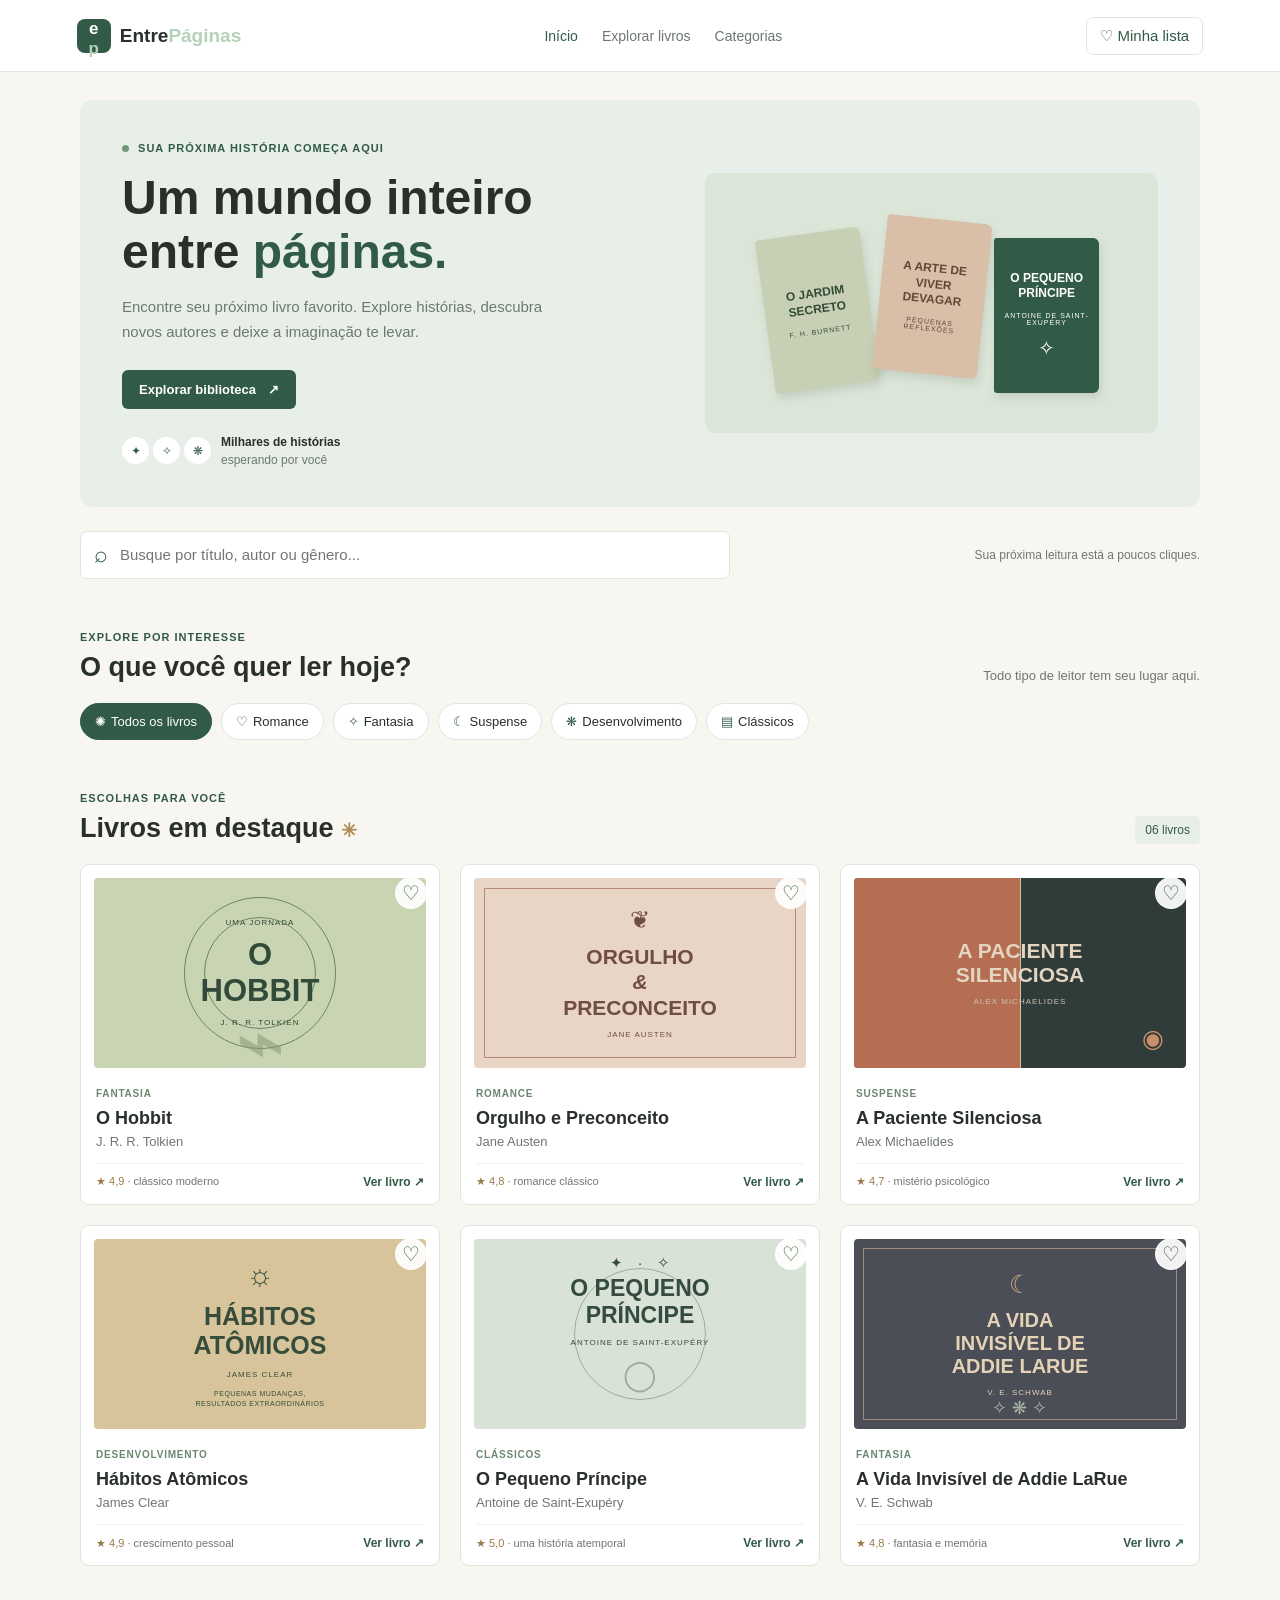
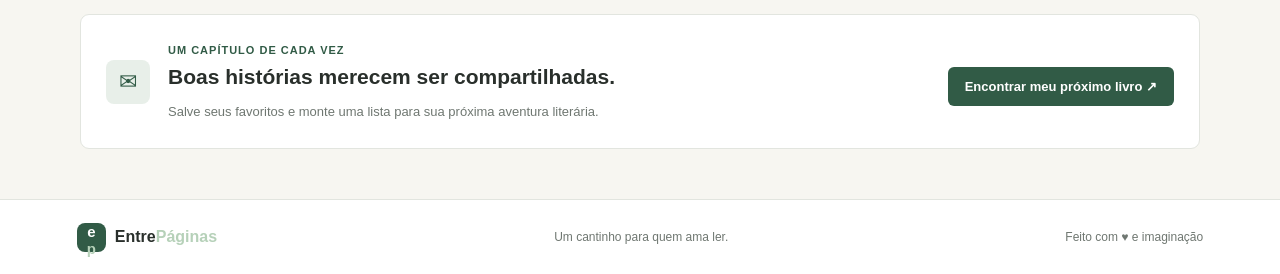
<file: index.html>
<!DOCTYPE html>
<html lang="pt-BR">

<head>
  <meta charset="UTF-8">
  <meta name="viewport" content="width=device-width, initial-scale=1.0">
  <meta name="description" content="Explore livros, descubra novas histórias e organize suas próximas leituras.">
  <title>EntrePáginas — Biblioteca Virtual</title>
  <link rel="preconnect" href="https://fonts.googleapis.com">
  <link rel="preconnect" href="https://fonts.gstatic.com" crossorigin>
  <link
    href="https://fonts.googleapis.com/css2?family=DM+Sans:wght@400;500;600;700&family=Playfair+Display:wght@500;600;700&display=swap"
    rel="stylesheet">
  <link rel="stylesheet" href="stilo.css">
</head>

<body>
  <header class="topo">
    <a class="marca" href="#inicio" aria-label="EntrePáginas, início"><span
        class="marca-icone">e<span>p</span></span><span>Entre<span class="marca-destaque">Páginas</span></span></a>
    <nav class="nav-principal" aria-label="Navegação principal">
      <a class="nav-link ativo" href="#inicio">Início</a>
      <a class="nav-link" href="#catalogo">Explorar livros</a>
      <a class="nav-link" href="#categorias">Categorias</a>
    </nav>
    <a class="perfil" href="#minha-lista"><span class="perfil-icone">♡</span><span>Minha lista</span></a>
  </header>

  <main id="inicio">
    <section class="hero">
      <div class="hero-conteudo">
        <span class="sobretitulo"><span class="ponto"></span> SUA PRÓXIMA HISTÓRIA COMEÇA AQUI</span>
        <h1>Um mundo inteiro<br>entre <em>páginas.</em></h1>
        <p>Encontre seu próximo livro favorito. Explore histórias, descubra novos autores e deixe a imaginação te levar.
        </p>
        <a class="botao-principal" href="#catalogo">Explorar biblioteca <span>↗</span></a>
        <div class="hero-nota">
          <div class="mini-avatars"><span>✦</span><span>✧</span><span>❋</span></div><span><strong>Milhares de
              histórias</strong><br>esperando por você</span>
        </div>
      </div>
      <div class="hero-visual" aria-label="Livros e uma xícara de café">
        <div class="decor decor-um">✳</div>
        <div class="decor decor-dois">✦</div>
        <div class="livro livro-fundo"><span>O JARDIM<br>SECRETO</span><small>F. H. BURNETT</small></div>
        <div class="livro livro-meio"><span>A ARTE DE<br>VIVER DEVAGAR</span><small>PEQUENAS REFLEXÕES</small></div>
        <div class="livro livro-frente"><span>O PEQUENO<br>PRÍNCIPE</span><small>ANTOINE DE
            SAINT-EXUPÉRY</small><i>✧</i></div>
        <div class="selo">LEIA<br>· SONHE ·<br>DESCUBRA</div>
        <div class="sombra-livros"></div>
      </div>
    </section>

    <section class="busca-area" aria-label="Pesquisar livros">
      <div class="busca-texto"><span class="busca-icone">⌕</span><input id="pesquisa" type="search"
          placeholder="Busque por título, autor ou gênero..." aria-label="Buscar livros"><button id="limpar-busca"
          class="limpar-busca" type="button" aria-label="Limpar pesquisa">×</button></div>
      <span class="busca-dica">Sua próxima leitura está a poucos cliques.</span>
    </section>

    <section class="secao categorias" id="categorias">
      <div class="cabecalho-secao">
        <div><span class="etiqueta">EXPLORE POR INTERESSE</span>
          <h2>O que você quer ler hoje?</h2>
        </div>
        <p>Todo tipo de leitor tem seu lugar aqui.</p>
      </div>
      <div class="categorias-lista" role="group" aria-label="Filtrar por categoria">
        <button class="categoria selecionada" data-categoria="Todos" type="button"><span>✺</span>Todos os
          livros</button>
        <button class="categoria" data-categoria="Romance" type="button"><span>♡</span>Romance</button>
        <button class="categoria" data-categoria="Fantasia" type="button"><span>✧</span>Fantasia</button>
        <button class="categoria" data-categoria="Suspense" type="button"><span>☾</span>Suspense</button>
        <button class="categoria" data-categoria="Desenvolvimento" type="button"><span>❋</span>Desenvolvimento</button>
        <button class="categoria" data-categoria="Clássicos" type="button"><span>▤</span>Clássicos</button>
      </div>
    </section>

    <section class="secao catalogo" id="catalogo">
      <div class="cabecalho-secao catalogo-cabecalho">
        <div><span class="etiqueta">ESCOLHAS PARA VOCÊ</span>
          <h2>Livros em destaque <span class="estrela-titulo">✳</span></h2>
        </div><span class="contador" id="contador">06 livros</span>
      </div>
      <div class="grade-livros" id="grade-livros">
        <article class="livro-card" data-categoria="Fantasia" data-titulo="O Hobbit" data-autor="J. R. R. Tolkien">
          <button class="favorito" aria-label="Adicionar O Hobbit à minha lista" type="button">♡</button>
          <div class="capa capa-hobbit"><span class="capa-selo">UMA JORNADA</span><strong>O<br>HOBBIT</strong><small>J.
              R. R. TOLKIEN</small><span class="capa-ilustracao">⌁</span></div>
          <div class="livro-info"><span class="genero">FANTASIA</span>
            <h3>O Hobbit</h3>
            <p>J. R. R. Tolkien</p>
            <div class="livro-rodape"><span>★ 4,9 <i>· clássico moderno</i></span>
            <a href="https://drive.google.com/file/d/1vR2C9zQAfqFtrZMF3QDeTU2zujB-8ktQ/view?usp=sharing">
              <button class="botao-detalhes"
                type="button">Ver livro ↗</button></div>
                </a>
            </div>
        </article>
        <article class="livro-card" data-categoria="Romance" data-titulo="Orgulho e Preconceito"
          data-autor="Jane Austen"><button class="favorito" aria-label="Adicionar Orgulho e Preconceito à minha lista"
            type="button">♡</button>
          <div class="capa capa-orgulho"><span
              class="capa-ornamento">❦</span><strong>ORGULHO<br><i>&</i><br>PRECONCEITO</strong><small>JANE
              AUSTEN</small></div>
          <div class="livro-info"><span class="genero">ROMANCE</span>
            <h3>Orgulho e Preconceito</h3>
            <p>Jane Austen</p>
            <div class="livro-rodape"><span>★ 4,8 <i>· romance clássico</i></span>
              <a href="https://drive.google.com/file/d/1HmXMLK0ldEV2IR069jEHcLLAxRojbRIp/view?usp=sharing">
                <button class="botao-detalhes"
                type="button">Ver livro ↗</button></div>
                </a>
          </div>
        </article>
        <article class="livro-card" data-categoria="Suspense" data-titulo="A Paciente Silenciosa"
          data-autor="Alex Michaelides"><button class="favorito"
            aria-label="Adicionar A Paciente Silenciosa à minha lista" type="button">♡</button>
          <div class="capa capa-paciente"><span class="capa-linha"></span><strong>A
              PACIENTE<br>SILENCIOSA</strong><small>ALEX MICHAELIDES</small><span class="capa-olho">◉</span></div>
          <div class="livro-info"><span class="genero">SUSPENSE</span>
            <h3>A Paciente Silenciosa</h3>
            <p>Alex Michaelides</p>
            <div class="livro-rodape"><span>★ 4,7 <i>· mistério psicológico</i></span>
              <a href="https://drive.google.com/file/d/17TS1fbBpwIu0989KBhvu5LTuUecrMXCl/view?usp=sharing">
              <button class="botao-detalhes"
                type="button">Ver livro ↗</button></div>
                </a>
          </div>
        </article>
        <article class="livro-card" data-categoria="Desenvolvimento" data-titulo="Hábitos Atômicos"
          data-autor="James Clear"><button class="favorito" aria-label="Adicionar Hábitos Atômicos à minha lista"
            type="button">♡</button>
          <div class="capa capa-habitos"><span class="capa-sol">☼</span><strong>HÁBITOS<br>ATÔMICOS</strong><small>JAMES
              CLEAR</small><span class="capa-frase">PEQUENAS MUDANÇAS,<br>RESULTADOS EXTRAORDINÁRIOS</span></div>
          <div class="livro-info"><span class="genero">DESENVOLVIMENTO</span>
            <h3>Hábitos Atômicos</h3>
            <p>James Clear</p>
            <div class="livro-rodape"><span>★ 4,9 <i>· crescimento pessoal</i></span>
              <a href="https://drive.google.com/file/d/1-DBgFP1_bwxuh6H1sYJLbE4t88tmYn8j/view?usp=sharing">
              <button class="botao-detalhes"
                type="button">Ver livro ↗</button></div>
                </a>
          </div>
        </article>
        <article class="livro-card" data-categoria="Clássicos" data-titulo="O Pequeno Príncipe"
          data-autor="Antoine de Saint-Exupéry"><button class="favorito"
            aria-label="Adicionar O Pequeno Príncipe à minha lista" type="button">♡</button>
          <div class="capa capa-principe"><span class="capa-estrelas">✦　·　✧</span><strong>O
              PEQUENO<br>PRÍNCIPE</strong><small>ANTOINE DE SAINT-EXUPÉRY</small><span class="capa-planeta">◯</span>
          </div>
          <div class="livro-info"><span class="genero">CLÁSSICOS</span>
            <h3>O Pequeno Príncipe</h3>
            <p>Antoine de Saint-Exupéry</p>
            <div class="livro-rodape"><span>★ 5,0 <i>· uma história atemporal</i></span>
              <a href="https://drive.google.com/file/d/1ImRet-xfyLG3jzHIN0WcRclmSOWfo3ZW/view?usp=sharing">
              <button class="botao-detalhes"
                type="button">Ver livro ↗</button></div>
                </a>
          </div>
        </article>
        <article class="livro-card" data-categoria="Fantasia" data-titulo="A Vida Invisível de Addie LaRue"
          data-autor="V. E. Schwab"><button class="favorito"
            aria-label="Adicionar A Vida Invisível de Addie LaRue à minha lista" type="button">♡</button>
          <div class="capa capa-addie"><span class="capa-lua">☾</span><strong>A VIDA<br>INVISÍVEL DE<br>ADDIE
              LARUE</strong><small>V. E. SCHWAB</small><span class="capa-folhas">✧ ❋ ✧</span></div>
          <div class="livro-info"><span class="genero">FANTASIA</span>
            <h3>A Vida Invisível de Addie LaRue</h3>
            <p>V. E. Schwab</p>
            <div class="livro-rodape"><span>★ 4,8 <i>· fantasia e memória</i></span>
              <a href="https://drive.google.com/file/d/1H44abf6BrifzBC7KkqVFPQ97SSZKMbAR/view?usp=sharing">
              <button class="botao-detalhes"
                type="button">Ver livro ↗</button></div>
                </a>
          </div>
        </article>
      </div>
      <p class="sem-resultados" id="sem-resultados" hidden>Nenhum livro encontrado. Tente outro título ou categoria.</p>
    </section>

    <section class="convite" id="minha-lista">
      <div class="convite-icone">✉</div>
      <div><span class="etiqueta">UM CAPÍTULO DE CADA VEZ</span>
        <h2>Boas histórias merecem ser compartilhadas.</h2>
        <p>Salve seus favoritos e monte uma lista para sua próxima aventura literária.</p>
      </div><a href="#catalogo" class="botao-secundario">Encontrar meu próximo livro ↗</a>
    </section>
  </main>
  <footer><a class="marca marca-rodape" href="#inicio"><span class="marca-icone">e<span>p</span></span><span>Entre<span
          class="marca-destaque">Páginas</span></span></a><span>Um cantinho para quem ama ler.</span><span>Feito com ♥ e
      imaginação</span></footer>
  <div class="aviso" id="aviso" role="status" aria-live="polite"></div>
  <script src="interativo.js"></script>
</body>

</html>
</file>
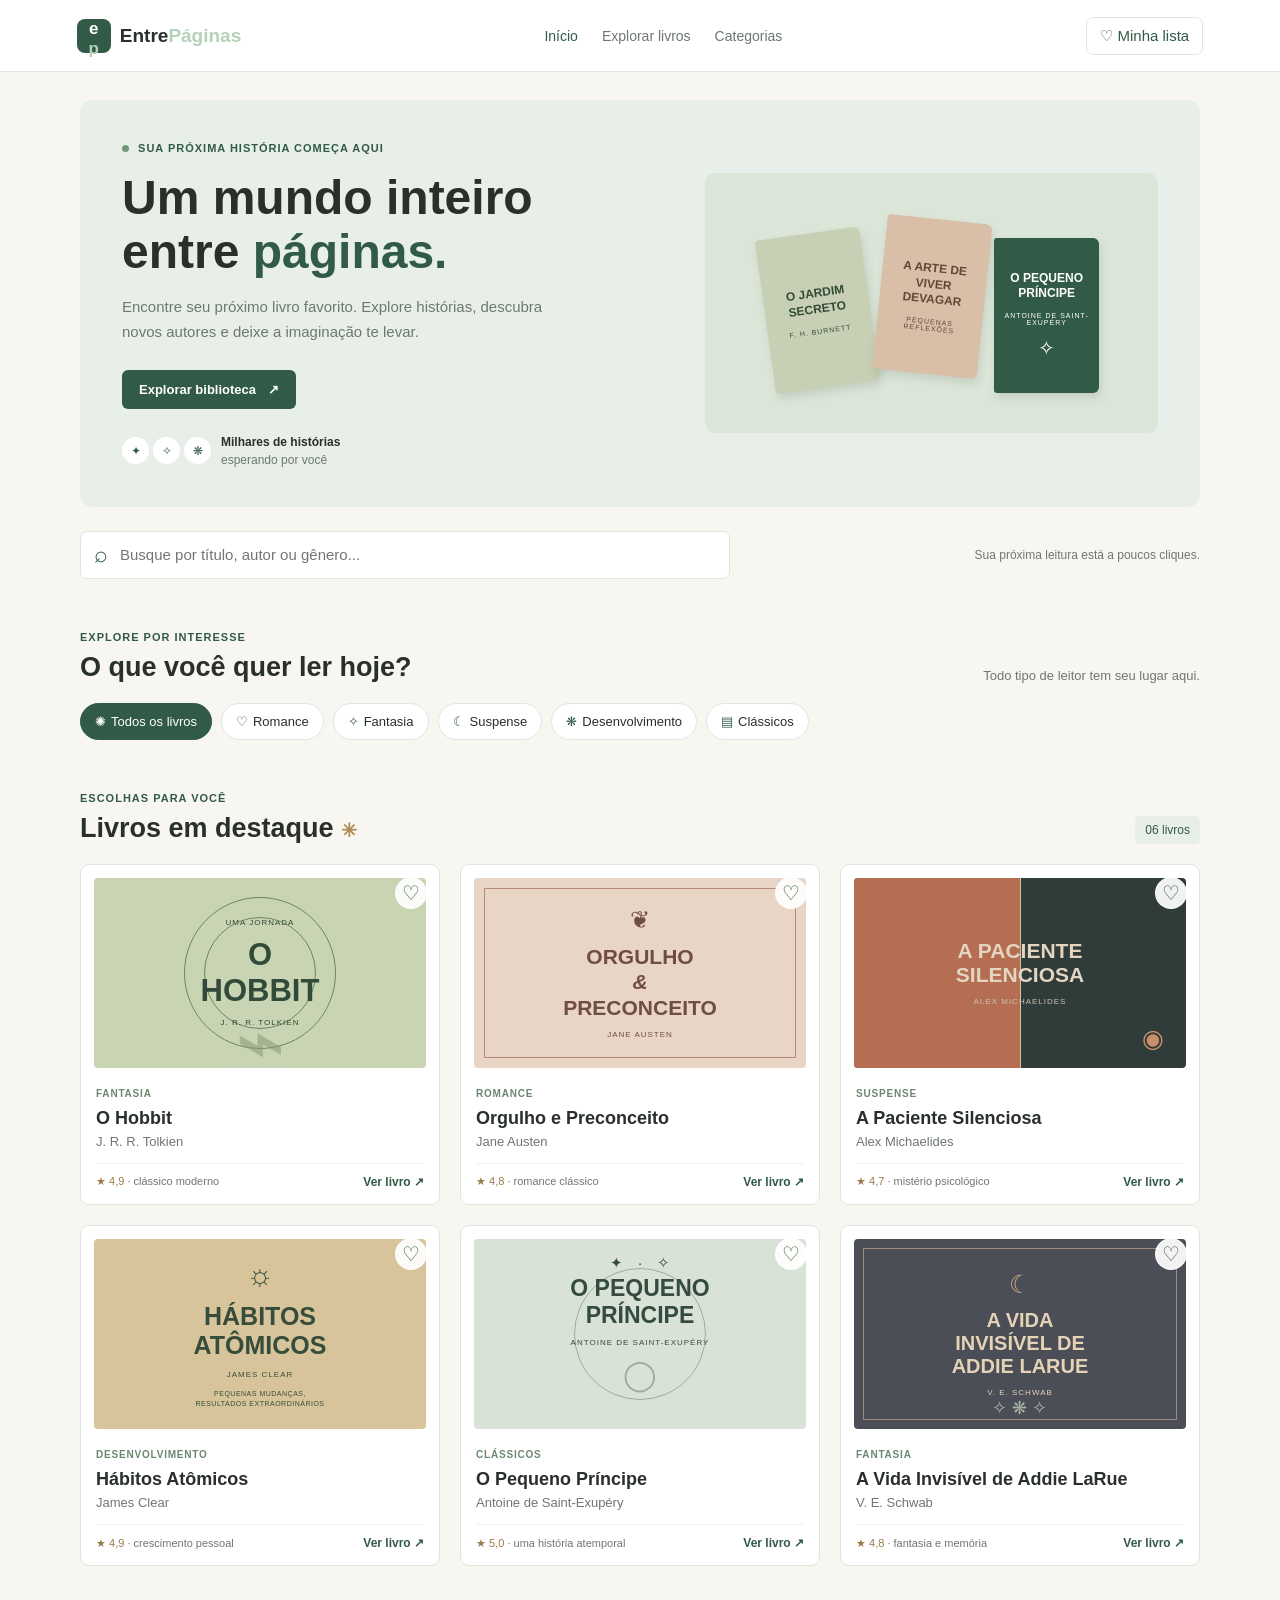
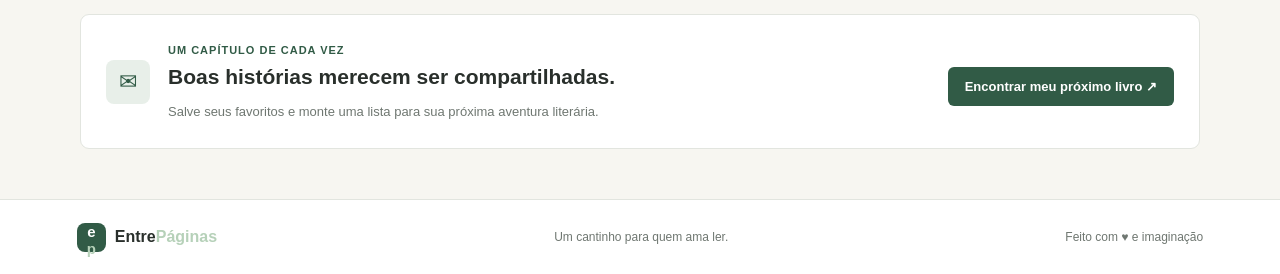
<file: biblioteca_virtual/index.html>
<!DOCTYPE html>
<html lang="pt-BR">
<head>
  <meta charset="UTF-8">
  <meta name="viewport" content="width=device-width, initial-scale=1.0">
  <meta name="description" content="Explore livros, descubra novas histórias e organize suas próximas leituras.">
  <title>EntrePáginas — Biblioteca Virtual</title>
  <link rel="preconnect" href="https://fonts.googleapis.com">
  <link rel="preconnect" href="https://fonts.gstatic.com" crossorigin>
  <link href="https://fonts.googleapis.com/css2?family=DM+Sans:wght@400;500;600;700&family=Playfair+Display:wght@500;600;700&display=swap" rel="stylesheet">
  <link rel="stylesheet" href="stilo.css">
</head>
<body>
  <header class="topo">
    <a class="marca" href="#inicio" aria-label="EntrePáginas, início"><span class="marca-icone">e<span>p</span></span><span>Entre<span class="marca-destaque">Páginas</span></span></a>
    <nav class="nav-principal" aria-label="Navegação principal">
      <a class="nav-link ativo" href="#inicio">Início</a>
      <a class="nav-link" href="#catalogo">Explorar livros</a>
      <a class="nav-link" href="#categorias">Categorias</a>
    </nav>
    <a class="perfil" href="#minha-lista"><span class="perfil-icone">♡</span><span>Minha lista</span></a>
  </header>

  <main id="inicio">
    <section class="hero">
      <div class="hero-conteudo">
        <span class="sobretitulo"><span class="ponto"></span> SUA PRÓXIMA HISTÓRIA COMEÇA AQUI</span>
        <h1>Um mundo inteiro<br>entre <em>páginas.</em></h1>
        <p>Encontre seu próximo livro favorito. Explore histórias, descubra novos autores e deixe a imaginação te levar.</p>
        <a class="botao-principal" href="#catalogo">Explorar biblioteca <span>↗</span></a>
        <div class="hero-nota"><div class="mini-avatars"><span>✦</span><span>✧</span><span>❋</span></div><span><strong>Milhares de histórias</strong><br>esperando por você</span></div>
      </div>
      <div class="hero-visual" aria-label="Livros e uma xícara de café">
        <div class="decor decor-um">✳</div><div class="decor decor-dois">✦</div>
        <div class="livro livro-fundo"><span>O JARDIM<br>SECRETO</span><small>F. H. BURNETT</small></div>
        <div class="livro livro-meio"><span>A ARTE DE<br>VIVER DEVAGAR</span><small>PEQUENAS REFLEXÕES</small></div>
        <div class="livro livro-frente"><span>O PEQUENO<br>PRÍNCIPE</span><small>ANTOINE DE SAINT-EXUPÉRY</small><i>✧</i></div>
        <div class="selo">LEIA<br>· SONHE ·<br>DESCUBRA</div>
        <div class="sombra-livros"></div>
      </div>
    </section>

    <section class="busca-area" aria-label="Pesquisar livros">
      <div class="busca-texto"><span class="busca-icone">⌕</span><input id="pesquisa" type="search" placeholder="Busque por título, autor ou gênero..." aria-label="Buscar livros"><button id="limpar-busca" class="limpar-busca" type="button" aria-label="Limpar pesquisa">×</button></div>
      <span class="busca-dica">Sua próxima leitura está a poucos cliques.</span>
    </section>

    <section class="secao categorias" id="categorias">
      <div class="cabecalho-secao"><div><span class="etiqueta">EXPLORE POR INTERESSE</span><h2>O que você quer ler hoje?</h2></div><p>Todo tipo de leitor tem seu lugar aqui.</p></div>
      <div class="categorias-lista" role="group" aria-label="Filtrar por categoria">
        <button class="categoria selecionada" data-categoria="Todos" type="button"><span>✺</span>Todos os livros</button>
        <button class="categoria" data-categoria="Romance" type="button"><span>♡</span>Romance</button>
        <button class="categoria" data-categoria="Fantasia" type="button"><span>✧</span>Fantasia</button>
        <button class="categoria" data-categoria="Suspense" type="button"><span>☾</span>Suspense</button>
        <button class="categoria" data-categoria="Desenvolvimento" type="button"><span>❋</span>Desenvolvimento</button>
        <button class="categoria" data-categoria="Clássicos" type="button"><span>▤</span>Clássicos</button>
      </div>
    </section>

    <section class="secao catalogo" id="catalogo">
      <div class="cabecalho-secao catalogo-cabecalho"><div><span class="etiqueta">ESCOLHAS PARA VOCÊ</span><h2>Livros em destaque <span class="estrela-titulo">✳</span></h2></div><span class="contador" id="contador">06 livros</span></div>
      <div class="grade-livros" id="grade-livros">
        <article class="livro-card" data-categoria="Fantasia" data-titulo="O Hobbit" data-autor="J. R. R. Tolkien"><button class="favorito" aria-label="Adicionar O Hobbit à minha lista" type="button">♡</button><div class="capa capa-hobbit"><span class="capa-selo">UMA JORNADA</span><strong>O<br>HOBBIT</strong><small>J. R. R. TOLKIEN</small><span class="capa-ilustracao">⌁</span></div><div class="livro-info"><span class="genero">FANTASIA</span><h3>O Hobbit</h3><p>J. R. R. Tolkien</p><div class="livro-rodape"><span>★ 4,9 <i>· clássico moderno</i></span><button class="botao-detalhes" type="button">Ver livro ↗</button></div></div></article>
        <article class="livro-card" data-categoria="Romance" data-titulo="Orgulho e Preconceito" data-autor="Jane Austen"><button class="favorito" aria-label="Adicionar Orgulho e Preconceito à minha lista" type="button">♡</button><div class="capa capa-orgulho"><span class="capa-ornamento">❦</span><strong>ORGULHO<br><i>&</i><br>PRECONCEITO</strong><small>JANE AUSTEN</small></div><div class="livro-info"><span class="genero">ROMANCE</span><h3>Orgulho e Preconceito</h3><p>Jane Austen</p><div class="livro-rodape"><span>★ 4,8 <i>· romance clássico</i></span><button class="botao-detalhes" type="button">Ver livro ↗</button></div></div></article>
        <article class="livro-card" data-categoria="Suspense" data-titulo="A Paciente Silenciosa" data-autor="Alex Michaelides"><button class="favorito" aria-label="Adicionar A Paciente Silenciosa à minha lista" type="button">♡</button><div class="capa capa-paciente"><span class="capa-linha"></span><strong>A PACIENTE<br>SILENCIOSA</strong><small>ALEX MICHAELIDES</small><span class="capa-olho">◉</span></div><div class="livro-info"><span class="genero">SUSPENSE</span><h3>A Paciente Silenciosa</h3><p>Alex Michaelides</p><div class="livro-rodape"><span>★ 4,7 <i>· mistério psicológico</i></span><button class="botao-detalhes" type="button">Ver livro ↗</button></div></div></article>
        <article class="livro-card" data-categoria="Desenvolvimento" data-titulo="Hábitos Atômicos" data-autor="James Clear"><button class="favorito" aria-label="Adicionar Hábitos Atômicos à minha lista" type="button">♡</button><div class="capa capa-habitos"><span class="capa-sol">☼</span><strong>HÁBITOS<br>ATÔMICOS</strong><small>JAMES CLEAR</small><span class="capa-frase">PEQUENAS MUDANÇAS,<br>RESULTADOS EXTRAORDINÁRIOS</span></div><div class="livro-info"><span class="genero">DESENVOLVIMENTO</span><h3>Hábitos Atômicos</h3><p>James Clear</p><div class="livro-rodape"><span>★ 4,9 <i>· crescimento pessoal</i></span><button class="botao-detalhes" type="button">Ver livro ↗</button></div></div></article>
        <article class="livro-card" data-categoria="Clássicos" data-titulo="O Pequeno Príncipe" data-autor="Antoine de Saint-Exupéry"><button class="favorito" aria-label="Adicionar O Pequeno Príncipe à minha lista" type="button">♡</button><div class="capa capa-principe"><span class="capa-estrelas">✦　·　✧</span><strong>O PEQUENO<br>PRÍNCIPE</strong><small>ANTOINE DE SAINT-EXUPÉRY</small><span class="capa-planeta">◯</span></div><div class="livro-info"><span class="genero">CLÁSSICOS</span><h3>O Pequeno Príncipe</h3><p>Antoine de Saint-Exupéry</p><div class="livro-rodape"><span>★ 5,0 <i>· uma história atemporal</i></span><button class="botao-detalhes" type="button">Ver livro ↗</button></div></div></article>
        <article class="livro-card" data-categoria="Fantasia" data-titulo="A Vida Invisível de Addie LaRue" data-autor="V. E. Schwab"><button class="favorito" aria-label="Adicionar A Vida Invisível de Addie LaRue à minha lista" type="button">♡</button><div class="capa capa-addie"><span class="capa-lua">☾</span><strong>A VIDA<br>INVISÍVEL DE<br>ADDIE LARUE</strong><small>V. E. SCHWAB</small><span class="capa-folhas">✧ ❋ ✧</span></div><div class="livro-info"><span class="genero">FANTASIA</span><h3>A Vida Invisível de Addie LaRue</h3><p>V. E. Schwab</p><div class="livro-rodape"><span>★ 4,8 <i>· fantasia e memória</i></span><button class="botao-detalhes" type="button">Ver livro ↗</button></div></div></article>
      </div>
      <p class="sem-resultados" id="sem-resultados" hidden>Nenhum livro encontrado. Tente outro título ou categoria.</p>
    </section>

    <section class="convite" id="minha-lista"><div class="convite-icone">✉</div><div><span class="etiqueta">UM CAPÍTULO DE CADA VEZ</span><h2>Boas histórias merecem ser compartilhadas.</h2><p>Salve seus favoritos e monte uma lista para sua próxima aventura literária.</p></div><a href="#catalogo" class="botao-secundario">Encontrar meu próximo livro ↗</a></section>
  </main>
  <footer><a class="marca marca-rodape" href="#inicio"><span class="marca-icone">e<span>p</span></span><span>Entre<span class="marca-destaque">Páginas</span></span></a><span>Um cantinho para quem ama ler.</span><span>Feito com ♥ e imaginação</span></footer>
  <div class="aviso" id="aviso" role="status" aria-live="polite"></div>
  <script src="interativo.js"></script>
</body>
</html>
</file>
<file: stilo.css>
/* Estilo simples para a biblioteca virtual */
* {
  box-sizing: border-box;
}

:root {
  --verde: #315b46;
  --verde-claro: #e8efe9;
  --fundo: #f7f6f1;
  --branco: #ffffff;
  --texto: #292f2b;
  --cinza: #6f7771;
  --borda: #e2e5df;
}

html {
  scroll-behavior: smooth;
}

body {
  margin: 0;
  background: var(--fundo);
  color: var(--texto);
  font-family: Arial, Helvetica, sans-serif;
  font-size: 15px;
}

a {
  color: inherit;
}

.topo {
  min-height: 72px;
  padding: 14px 6%;
  display: flex;
  align-items: center;
  justify-content: space-between;
  gap: 20px;
  background: var(--branco);
  border-bottom: 1px solid var(--borda);
}

.marca {
  display: flex;
  align-items: center;
  gap: 9px;
  text-decoration: none;
  font-size: 19px;
  font-weight: bold;
}

.marca-icone {
  display: grid;
  place-items: center;
  width: 34px;
  height: 34px;
  border-radius: 8px;
  background: var(--verde);
  color: white;
  font-size: 17px;
}

.marca-icone span,
.marca-destaque {
  color: #b6d1b9;
}

.nav-principal {
  display: flex;
  gap: 24px;
}

.nav-link {
  color: var(--cinza);
  text-decoration: none;
  font-size: 14px;
}

.nav-link:hover,
.nav-link.ativo {
  color: var(--verde);
}

.perfil {
  padding: 9px 13px;
  border: 1px solid var(--borda);
  border-radius: 7px;
  text-decoration: none;
  color: var(--verde);
}

.perfil-icone {
  margin-right: 5px;
}

.hero {
  max-width: 1120px;
  margin: 28px auto 0;
  padding: 38px 42px;
  display: grid;
  grid-template-columns: 1.1fr 0.9fr;
  align-items: center;
  gap: 30px;
  background: var(--verde-claro);
  border-radius: 12px;
}

.sobretitulo,
.etiqueta {
  color: var(--verde);
  font-size: 11px;
  font-weight: bold;
  letter-spacing: 1px;
}

.ponto {
  display: inline-block;
  width: 7px;
  height: 7px;
  margin-right: 5px;
  border-radius: 50%;
  background: #719778;
}

h1 {
  margin: 16px 0 12px;
  font-size: clamp(34px, 4vw, 48px);
  line-height: 1.12;
}

h1 em {
  color: var(--verde);
  font-style: normal;
}

.hero-conteudo > p {
  max-width: 460px;
  color: var(--cinza);
  line-height: 1.7;
}

.botao-principal,
.botao-secundario {
  display: inline-block;
  margin-top: 10px;
  padding: 12px 17px;
  border-radius: 6px;
  background: var(--verde);
  color: white;
  text-decoration: none;
  font-weight: bold;
  font-size: 13px;
}

.botao-principal:hover,
.botao-secundario:hover {
  background: #244735;
}

.botao-principal span {
  margin-left: 8px;
}

.hero-nota {
  display: flex;
  align-items: center;
  gap: 10px;
  margin-top: 24px;
  color: var(--cinza);
  font-size: 12px;
  line-height: 1.5;
}

.hero-nota strong {
  color: var(--texto);
}

.mini-avatars {
  display: flex;
  gap: 4px;
}

.mini-avatars span {
  display: grid;
  place-items: center;
  width: 27px;
  height: 27px;
  border-radius: 50%;
  background: white;
  color: var(--verde);
}

/* Ilustração simples feita com CSS */
.hero-visual {
  min-height: 260px;
  position: relative;
  display: flex;
  align-items: center;
  justify-content: center;
  gap: 10px;
  overflow: hidden;
  border-radius: 10px;
  background: #dbe6d9;
}

.livro {
  width: 105px;
  height: 155px;
  padding: 15px 9px;
  display: flex;
  flex-direction: column;
  align-items: center;
  justify-content: center;
  gap: 10px;
  text-align: center;
  box-shadow: 2px 5px 8px #24372b20;
  border-radius: 3px 6px 6px 3px;
  z-index: 1;
}

.livro span {
  font-size: 12px;
  font-weight: bold;
  line-height: 1.3;
}

.livro small {
  font-size: 7px;
  letter-spacing: 1px;
}

.livro-fundo {
  background: #c7d0b4;
  color: #344a38;
  transform: rotate(-8deg) translateY(7px);
}

.livro-meio {
  background: #d9bfa8;
  color: #654638;
  transform: rotate(6deg) translateY(-7px);
}

.livro-frente {
  background: #315b46;
  color: white;
  transform: translateY(12px);
}

.livro-frente i {
  font-style: normal;
  font-size: 20px;
}

.decor,
.selo,
.sombra-livros {
  display: none;
}

.busca-area {
  max-width: 1120px;
  margin: 24px auto 0;
  display: flex;
  align-items: center;
  justify-content: space-between;
  gap: 15px;
}

.busca-texto {
  width: min(650px, 100%);
  min-height: 48px;
  padding: 0 13px;
  display: flex;
  align-items: center;
  gap: 10px;
  background: white;
  border: 1px solid var(--borda);
  border-radius: 7px;
}

.busca-icone {
  color: var(--verde);
  font-size: 23px;
}

.busca-texto input {
  width: 100%;
  border: 0;
  outline: 0;
  font: inherit;
  background: transparent;
}

.limpar-busca {
  display: none;
  border: 0;
  background: transparent;
  font-size: 22px;
  color: var(--cinza);
  cursor: pointer;
}

.busca-dica {
  color: var(--cinza);
  font-size: 12px;
}

.secao {
  max-width: 1120px;
  margin: 0 auto;
  padding-top: 48px;
}

.cabecalho-secao {
  display: flex;
  align-items: end;
  justify-content: space-between;
  gap: 20px;
  margin-bottom: 20px;
}

.cabecalho-secao h2,
.convite h2 {
  margin: 8px 0 0;
  font-size: 27px;
}

.cabecalho-secao > p {
  margin: 0;
  color: var(--cinza);
  font-size: 13px;
}

.categorias-lista {
  display: flex;
  flex-wrap: wrap;
  gap: 9px;
}

.categoria {
  padding: 10px 14px;
  border: 1px solid var(--borda);
  border-radius: 20px;
  background: white;
  color: var(--texto);
  cursor: pointer;
  font: inherit;
  font-size: 13px;
}

.categoria span {
  margin-right: 5px;
  color: var(--verde);
}

.categoria:hover,
.categoria.selecionada {
  border-color: var(--verde);
  background: var(--verde);
  color: white;
}

.categoria.selecionada span {
  color: white;
}

.catalogo {
  padding-bottom: 48px;
}

.estrela-titulo {
  color: #b28a55;
  font-size: 19px;
}

.contador {
  padding: 7px 10px;
  border-radius: 5px;
  background: var(--verde-claro);
  color: var(--verde);
  font-size: 12px;
}

.grade-livros {
  display: grid;
  grid-template-columns: repeat(3, minmax(0, 1fr));
  gap: 20px;
}

.livro-card {
  position: relative;
  overflow: hidden;
  border: 1px solid var(--borda);
  border-radius: 9px;
  background: white;
  transition: transform 0.2s, box-shadow 0.2s;
}

.livro-card:hover {
  transform: translateY(-3px);
  box-shadow: 0 7px 18px #26372b12;
}

.favorito {
  position: absolute;
  top: 12px;
  right: 12px;
  z-index: 2;
  width: 32px;
  height: 32px;
  border: 1px solid #ffffffa8;
  border-radius: 50%;
  background: #ffffffed;
  color: var(--verde);
  font-size: 20px;
  cursor: pointer;
}

.favorito.salvo {
  background: var(--verde);
  color: white;
}

.capa {
  height: 190px;
  margin: 13px 13px 0;
  padding: 15px;
  position: relative;
  overflow: hidden;
  display: flex;
  flex-direction: column;
  align-items: center;
  justify-content: center;
  gap: 10px;
  border-radius: 4px;
  text-align: center;
}

.capa strong {
  position: relative;
  z-index: 1;
  font-size: 23px;
  line-height: 1.15;
}

.capa small {
  position: relative;
  z-index: 1;
  font-size: 8px;
  letter-spacing: 1px;
}

.capa-hobbit { background: #c9d4b3; color: #314a39; }
.capa-hobbit:before,
.capa-hobbit:after { content: ''; position: absolute; width: 150px; height: 150px; border: 1px solid #6e8564; border-radius: 50%; }
.capa-hobbit:after { width: 110px; height: 110px; }
.capa-hobbit .capa-selo { font-size: 8px; letter-spacing: 1px; }
.capa-hobbit strong { font-size: 31px; }
.capa-ilustracao { position: absolute; bottom: -23px; font-size: 85px; color: #8d9d7b; opacity: .6; }
.capa-orgulho { background: #e8d5c5; color: #704d43; }
.capa-orgulho:before { content: ''; position: absolute; inset: 10px; border: 1px solid #b88b78; }
.capa-orgulho strong { font-size: 21px; line-height: 1.2; }
.capa-ornamento { font-size: 24px; }
.capa-paciente { background: #303c3a; color: #e3d5c1; }
.capa-paciente:before { content: ''; position: absolute; inset: 0 50% 0 0; background: #b56e52; }
.capa-paciente strong { font-size: 21px; }
.capa-paciente small { color: #c9c2b4; }
.capa-linha { position: absolute; top: 0; bottom: 0; left: 50%; width: 1px; background: #d4c0a3; }
.capa-olho { position: absolute; bottom: 15px; right: 22px; font-size: 25px; color: #c98e6c; }
.capa-habitos { background: #d8c49b; color: #364d3b; }
.capa-sol { font-size: 30px; }
.capa-habitos strong { font-size: 25px; }
.capa-frase { font-size: 7px; line-height: 1.5; letter-spacing: .5px; }
.capa-principe { background: #d8e2d7; color: #344b40; }
.capa-principe:before { content: ''; position: absolute; width: 130px; height: 130px; border: 1px solid #9aaf9b; border-radius: 50%; }
.capa-principe strong { font-size: 23px; }
.capa-estrelas { position: absolute; top: 15px; }
.capa-planeta { font-size: 30px; color: #9aaf9b; }
.capa-addie { background: #4b4d57; color: #e5d3b6; }
.capa-addie:before { content: ''; position: absolute; inset: 9px; border: 1px solid #9d8c7b; }
.capa-addie strong { font-size: 20px; }
.capa-lua { font-size: 25px; color: #c7a67e; }
.capa-folhas { position: absolute; bottom: 10px; font-size: 18px; color: #a6b5a1; }

.livro-info {
  padding: 15px;
}

.genero {
  color: #6b876f;
  font-size: 10px;
  font-weight: bold;
  letter-spacing: .8px;
}

.livro-info h3 {
  margin: 7px 0 4px;
  font-size: 18px;
  line-height: 1.3;
}

.livro-info > p {
  margin: 0 0 14px;
  color: var(--cinza);
  font-size: 13px;
}

.livro-rodape {
  padding-top: 11px;
  display: flex;
  align-items: center;
  justify-content: space-between;
  gap: 8px;
  border-top: 1px solid #edf0eb;
  color: #9a7848;
  font-size: 11px;
}

.livro-rodape i {
  color: var(--cinza);
  font-style: normal;
}

.botao-detalhes {
  padding: 0;
  border: 0;
  background: transparent;
  color: var(--verde);
  font-size: 12px;
  font-weight: bold;
  cursor: pointer;
  white-space: nowrap;
}

.botao-detalhes:hover {
  text-decoration: underline;
}

.sem-resultados {
  padding: 30px 10px;
  color: var(--cinza);
  text-align: center;
}

.convite {
  max-width: 1120px;
  margin: 0 auto 50px;
  padding: 25px;
  display: flex;
  align-items: center;
  gap: 18px;
  border: 1px solid var(--borda);
  border-radius: 9px;
  background: white;
}

.convite-icone {
  min-width: 44px;
  height: 44px;
  display: grid;
  place-items: center;
  border-radius: 8px;
  background: var(--verde-claro);
  color: var(--verde);
  font-size: 22px;
}

.convite h2 {
  font-size: 21px;
}

.convite p {
  margin-bottom: 0;
  color: var(--cinza);
  line-height: 1.6;
  font-size: 13px;
}

.convite .botao-secundario {
  margin-left: auto;
  white-space: nowrap;
}

footer {
  min-height: 75px;
  padding: 20px 6%;
  display: flex;
  align-items: center;
  justify-content: space-between;
  gap: 15px;
  border-top: 1px solid var(--borda);
  background: white;
  color: var(--cinza);
  font-size: 12px;
}

.marca-rodape {
  color: var(--texto);
  font-size: 16px;
}

.marca-rodape .marca-icone {
  width: 29px;
  height: 29px;
  font-size: 15px;
}

.aviso {
  position: fixed;
  left: 50%;
  bottom: 20px;
  z-index: 10;
  padding: 12px 18px;
  border-radius: 6px;
  background: var(--verde);
  color: white;
  font-size: 13px;
  opacity: 0;
  pointer-events: none;
  transform: translate(-50%, 12px);
  transition: .2s;
}

.aviso.visivel {
  opacity: 1;
  transform: translate(-50%, 0);
}

[hidden] {
  display: none !important;
}

@media (max-width: 1150px) {
  .hero, .busca-area, .secao, .convite {
    margin-left: 24px;
    margin-right: 24px;
  }
}

@media (max-width: 800px) {
  .topo { padding: 14px 22px; }
  .nav-principal { gap: 14px; }
  .hero { padding: 30px; gap: 18px; }
  .hero-visual { min-height: 220px; }
  .livro { width: 82px; height: 130px; }
  .grade-livros { grid-template-columns: repeat(2, minmax(0, 1fr)); gap: 15px; }
  .busca-dica { display: none; }
  .convite { flex-wrap: wrap; }
  .convite .botao-secundario { margin-left: 62px; }
}

@media (max-width: 560px) {
  .topo { flex-wrap: wrap; gap: 12px; }
  .marca { font-size: 16px; }
  .nav-principal { order: 3; width: 100%; justify-content: center; }
  .perfil { margin-left: auto; font-size: 12px; }
  .hero { grid-template-columns: 1fr; padding: 25px 20px; margin-top: 18px; }
  h1 { font-size: 38px; }
  .hero-visual { min-height: 210px; }
  .busca-area { margin-top: 18px; }
  .secao { padding-top: 36px; }
  .cabecalho-secao { align-items: flex-start; flex-direction: column; gap: 10px; }
  .cabecalho-secao h2 { font-size: 24px; }
  .catalogo-cabecalho { flex-direction: row; align-items: flex-end; }
  .grade-livros { gap: 12px; }
  .capa { height: 155px; margin: 8px 8px 0; padding: 10px 5px; }
  .capa strong { font-size: 18px; }
  .capa-hobbit strong { font-size: 25px; }
  .capa-orgulho strong, .capa-addie strong { font-size: 16px; }
  .capa-habitos strong { font-size: 20px; }
  .livro-info { padding: 11px; }
  .livro-info h3 { font-size: 15px; }
  .livro-rodape { align-items: flex-start; flex-direction: column; }
  .convite { padding: 20px; gap: 12px; }
  .convite h2 { font-size: 19px; }
  .convite > div:nth-child(2) { flex: 1; }
  .convite .botao-secundario { width: 100%; margin: 4px 0 0; text-align: center; }
  footer { flex-wrap: wrap; padding: 20px; }
  footer > span:last-child { display: none; }
}
</file>
<file: biblioteca_virtual/stilo.css>
/* Estilo simples para a biblioteca virtual */
* {
  box-sizing: border-box;
}

:root {
  --verde: #315b46;
  --verde-claro: #e8efe9;
  --fundo: #f7f6f1;
  --branco: #ffffff;
  --texto: #292f2b;
  --cinza: #6f7771;
  --borda: #e2e5df;
}

html {
  scroll-behavior: smooth;
}

body {
  margin: 0;
  background: var(--fundo);
  color: var(--texto);
  font-family: Arial, Helvetica, sans-serif;
  font-size: 15px;
}

a {
  color: inherit;
}

.topo {
  min-height: 72px;
  padding: 14px 6%;
  display: flex;
  align-items: center;
  justify-content: space-between;
  gap: 20px;
  background: var(--branco);
  border-bottom: 1px solid var(--borda);
}

.marca {
  display: flex;
  align-items: center;
  gap: 9px;
  text-decoration: none;
  font-size: 19px;
  font-weight: bold;
}

.marca-icone {
  display: grid;
  place-items: center;
  width: 34px;
  height: 34px;
  border-radius: 8px;
  background: var(--verde);
  color: white;
  font-size: 17px;
}

.marca-icone span,
.marca-destaque {
  color: #b6d1b9;
}

.nav-principal {
  display: flex;
  gap: 24px;
}

.nav-link {
  color: var(--cinza);
  text-decoration: none;
  font-size: 14px;
}

.nav-link:hover,
.nav-link.ativo {
  color: var(--verde);
}

.perfil {
  padding: 9px 13px;
  border: 1px solid var(--borda);
  border-radius: 7px;
  text-decoration: none;
  color: var(--verde);
}

.perfil-icone {
  margin-right: 5px;
}

.hero {
  max-width: 1120px;
  margin: 28px auto 0;
  padding: 38px 42px;
  display: grid;
  grid-template-columns: 1.1fr 0.9fr;
  align-items: center;
  gap: 30px;
  background: var(--verde-claro);
  border-radius: 12px;
}

.sobretitulo,
.etiqueta {
  color: var(--verde);
  font-size: 11px;
  font-weight: bold;
  letter-spacing: 1px;
}

.ponto {
  display: inline-block;
  width: 7px;
  height: 7px;
  margin-right: 5px;
  border-radius: 50%;
  background: #719778;
}

h1 {
  margin: 16px 0 12px;
  font-size: clamp(34px, 4vw, 48px);
  line-height: 1.12;
}

h1 em {
  color: var(--verde);
  font-style: normal;
}

.hero-conteudo > p {
  max-width: 460px;
  color: var(--cinza);
  line-height: 1.7;
}

.botao-principal,
.botao-secundario {
  display: inline-block;
  margin-top: 10px;
  padding: 12px 17px;
  border-radius: 6px;
  background: var(--verde);
  color: white;
  text-decoration: none;
  font-weight: bold;
  font-size: 13px;
}

.botao-principal:hover,
.botao-secundario:hover {
  background: #244735;
}

.botao-principal span {
  margin-left: 8px;
}

.hero-nota {
  display: flex;
  align-items: center;
  gap: 10px;
  margin-top: 24px;
  color: var(--cinza);
  font-size: 12px;
  line-height: 1.5;
}

.hero-nota strong {
  color: var(--texto);
}

.mini-avatars {
  display: flex;
  gap: 4px;
}

.mini-avatars span {
  display: grid;
  place-items: center;
  width: 27px;
  height: 27px;
  border-radius: 50%;
  background: white;
  color: var(--verde);
}

/* Ilustração simples feita com CSS */
.hero-visual {
  min-height: 260px;
  position: relative;
  display: flex;
  align-items: center;
  justify-content: center;
  gap: 10px;
  overflow: hidden;
  border-radius: 10px;
  background: #dbe6d9;
}

.livro {
  width: 105px;
  height: 155px;
  padding: 15px 9px;
  display: flex;
  flex-direction: column;
  align-items: center;
  justify-content: center;
  gap: 10px;
  text-align: center;
  box-shadow: 2px 5px 8px #24372b20;
  border-radius: 3px 6px 6px 3px;
  z-index: 1;
}

.livro span {
  font-size: 12px;
  font-weight: bold;
  line-height: 1.3;
}

.livro small {
  font-size: 7px;
  letter-spacing: 1px;
}

.livro-fundo {
  background: #c7d0b4;
  color: #344a38;
  transform: rotate(-8deg) translateY(7px);
}

.livro-meio {
  background: #d9bfa8;
  color: #654638;
  transform: rotate(6deg) translateY(-7px);
}

.livro-frente {
  background: #315b46;
  color: white;
  transform: translateY(12px);
}

.livro-frente i {
  font-style: normal;
  font-size: 20px;
}

.decor,
.selo,
.sombra-livros {
  display: none;
}

.busca-area {
  max-width: 1120px;
  margin: 24px auto 0;
  display: flex;
  align-items: center;
  justify-content: space-between;
  gap: 15px;
}

.busca-texto {
  width: min(650px, 100%);
  min-height: 48px;
  padding: 0 13px;
  display: flex;
  align-items: center;
  gap: 10px;
  background: white;
  border: 1px solid var(--borda);
  border-radius: 7px;
}

.busca-icone {
  color: var(--verde);
  font-size: 23px;
}

.busca-texto input {
  width: 100%;
  border: 0;
  outline: 0;
  font: inherit;
  background: transparent;
}

.limpar-busca {
  display: none;
  border: 0;
  background: transparent;
  font-size: 22px;
  color: var(--cinza);
  cursor: pointer;
}

.busca-dica {
  color: var(--cinza);
  font-size: 12px;
}

.secao {
  max-width: 1120px;
  margin: 0 auto;
  padding-top: 48px;
}

.cabecalho-secao {
  display: flex;
  align-items: end;
  justify-content: space-between;
  gap: 20px;
  margin-bottom: 20px;
}

.cabecalho-secao h2,
.convite h2 {
  margin: 8px 0 0;
  font-size: 27px;
}

.cabecalho-secao > p {
  margin: 0;
  color: var(--cinza);
  font-size: 13px;
}

.categorias-lista {
  display: flex;
  flex-wrap: wrap;
  gap: 9px;
}

.categoria {
  padding: 10px 14px;
  border: 1px solid var(--borda);
  border-radius: 20px;
  background: white;
  color: var(--texto);
  cursor: pointer;
  font: inherit;
  font-size: 13px;
}

.categoria span {
  margin-right: 5px;
  color: var(--verde);
}

.categoria:hover,
.categoria.selecionada {
  border-color: var(--verde);
  background: var(--verde);
  color: white;
}

.categoria.selecionada span {
  color: white;
}

.catalogo {
  padding-bottom: 48px;
}

.estrela-titulo {
  color: #b28a55;
  font-size: 19px;
}

.contador {
  padding: 7px 10px;
  border-radius: 5px;
  background: var(--verde-claro);
  color: var(--verde);
  font-size: 12px;
}

.grade-livros {
  display: grid;
  grid-template-columns: repeat(3, minmax(0, 1fr));
  gap: 20px;
}

.livro-card {
  position: relative;
  overflow: hidden;
  border: 1px solid var(--borda);
  border-radius: 9px;
  background: white;
  transition: transform 0.2s, box-shadow 0.2s;
}

.livro-card:hover {
  transform: translateY(-3px);
  box-shadow: 0 7px 18px #26372b12;
}

.favorito {
  position: absolute;
  top: 12px;
  right: 12px;
  z-index: 2;
  width: 32px;
  height: 32px;
  border: 1px solid #ffffffa8;
  border-radius: 50%;
  background: #ffffffed;
  color: var(--verde);
  font-size: 20px;
  cursor: pointer;
}

.favorito.salvo {
  background: var(--verde);
  color: white;
}

.capa {
  height: 190px;
  margin: 13px 13px 0;
  padding: 15px;
  position: relative;
  overflow: hidden;
  display: flex;
  flex-direction: column;
  align-items: center;
  justify-content: center;
  gap: 10px;
  border-radius: 4px;
  text-align: center;
}

.capa strong {
  position: relative;
  z-index: 1;
  font-size: 23px;
  line-height: 1.15;
}

.capa small {
  position: relative;
  z-index: 1;
  font-size: 8px;
  letter-spacing: 1px;
}

.capa-hobbit { background: #c9d4b3; color: #314a39; }
.capa-hobbit:before,
.capa-hobbit:after { content: ''; position: absolute; width: 150px; height: 150px; border: 1px solid #6e8564; border-radius: 50%; }
.capa-hobbit:after { width: 110px; height: 110px; }
.capa-hobbit .capa-selo { font-size: 8px; letter-spacing: 1px; }
.capa-hobbit strong { font-size: 31px; }
.capa-ilustracao { position: absolute; bottom: -23px; font-size: 85px; color: #8d9d7b; opacity: .6; }
.capa-orgulho { background: #e8d5c5; color: #704d43; }
.capa-orgulho:before { content: ''; position: absolute; inset: 10px; border: 1px solid #b88b78; }
.capa-orgulho strong { font-size: 21px; line-height: 1.2; }
.capa-ornamento { font-size: 24px; }
.capa-paciente { background: #303c3a; color: #e3d5c1; }
.capa-paciente:before { content: ''; position: absolute; inset: 0 50% 0 0; background: #b56e52; }
.capa-paciente strong { font-size: 21px; }
.capa-paciente small { color: #c9c2b4; }
.capa-linha { position: absolute; top: 0; bottom: 0; left: 50%; width: 1px; background: #d4c0a3; }
.capa-olho { position: absolute; bottom: 15px; right: 22px; font-size: 25px; color: #c98e6c; }
.capa-habitos { background: #d8c49b; color: #364d3b; }
.capa-sol { font-size: 30px; }
.capa-habitos strong { font-size: 25px; }
.capa-frase { font-size: 7px; line-height: 1.5; letter-spacing: .5px; }
.capa-principe { background: #d8e2d7; color: #344b40; }
.capa-principe:before { content: ''; position: absolute; width: 130px; height: 130px; border: 1px solid #9aaf9b; border-radius: 50%; }
.capa-principe strong { font-size: 23px; }
.capa-estrelas { position: absolute; top: 15px; }
.capa-planeta { font-size: 30px; color: #9aaf9b; }
.capa-addie { background: #4b4d57; color: #e5d3b6; }
.capa-addie:before { content: ''; position: absolute; inset: 9px; border: 1px solid #9d8c7b; }
.capa-addie strong { font-size: 20px; }
.capa-lua { font-size: 25px; color: #c7a67e; }
.capa-folhas { position: absolute; bottom: 10px; font-size: 18px; color: #a6b5a1; }

.livro-info {
  padding: 15px;
}

.genero {
  color: #6b876f;
  font-size: 10px;
  font-weight: bold;
  letter-spacing: .8px;
}

.livro-info h3 {
  margin: 7px 0 4px;
  font-size: 18px;
  line-height: 1.3;
}

.livro-info > p {
  margin: 0 0 14px;
  color: var(--cinza);
  font-size: 13px;
}

.livro-rodape {
  padding-top: 11px;
  display: flex;
  align-items: center;
  justify-content: space-between;
  gap: 8px;
  border-top: 1px solid #edf0eb;
  color: #9a7848;
  font-size: 11px;
}

.livro-rodape i {
  color: var(--cinza);
  font-style: normal;
}

.botao-detalhes {
  padding: 0;
  border: 0;
  background: transparent;
  color: var(--verde);
  font-size: 12px;
  font-weight: bold;
  cursor: pointer;
  white-space: nowrap;
}

.botao-detalhes:hover {
  text-decoration: underline;
}

.sem-resultados {
  padding: 30px 10px;
  color: var(--cinza);
  text-align: center;
}

.convite {
  max-width: 1120px;
  margin: 0 auto 50px;
  padding: 25px;
  display: flex;
  align-items: center;
  gap: 18px;
  border: 1px solid var(--borda);
  border-radius: 9px;
  background: white;
}

.convite-icone {
  min-width: 44px;
  height: 44px;
  display: grid;
  place-items: center;
  border-radius: 8px;
  background: var(--verde-claro);
  color: var(--verde);
  font-size: 22px;
}

.convite h2 {
  font-size: 21px;
}

.convite p {
  margin-bottom: 0;
  color: var(--cinza);
  line-height: 1.6;
  font-size: 13px;
}

.convite .botao-secundario {
  margin-left: auto;
  white-space: nowrap;
}

footer {
  min-height: 75px;
  padding: 20px 6%;
  display: flex;
  align-items: center;
  justify-content: space-between;
  gap: 15px;
  border-top: 1px solid var(--borda);
  background: white;
  color: var(--cinza);
  font-size: 12px;
}

.marca-rodape {
  color: var(--texto);
  font-size: 16px;
}

.marca-rodape .marca-icone {
  width: 29px;
  height: 29px;
  font-size: 15px;
}

.aviso {
  position: fixed;
  left: 50%;
  bottom: 20px;
  z-index: 10;
  padding: 12px 18px;
  border-radius: 6px;
  background: var(--verde);
  color: white;
  font-size: 13px;
  opacity: 0;
  pointer-events: none;
  transform: translate(-50%, 12px);
  transition: .2s;
}

.aviso.visivel {
  opacity: 1;
  transform: translate(-50%, 0);
}

[hidden] {
  display: none !important;
}

@media (max-width: 1150px) {
  .hero, .busca-area, .secao, .convite {
    margin-left: 24px;
    margin-right: 24px;
  }
}

@media (max-width: 800px) {
  .topo { padding: 14px 22px; }
  .nav-principal { gap: 14px; }
  .hero { padding: 30px; gap: 18px; }
  .hero-visual { min-height: 220px; }
  .livro { width: 82px; height: 130px; }
  .grade-livros { grid-template-columns: repeat(2, minmax(0, 1fr)); gap: 15px; }
  .busca-dica { display: none; }
  .convite { flex-wrap: wrap; }
  .convite .botao-secundario { margin-left: 62px; }
}

@media (max-width: 560px) {
  .topo { flex-wrap: wrap; gap: 12px; }
  .marca { font-size: 16px; }
  .nav-principal { order: 3; width: 100%; justify-content: center; }
  .perfil { margin-left: auto; font-size: 12px; }
  .hero { grid-template-columns: 1fr; padding: 25px 20px; margin-top: 18px; }
  h1 { font-size: 38px; }
  .hero-visual { min-height: 210px; }
  .busca-area { margin-top: 18px; }
  .secao { padding-top: 36px; }
  .cabecalho-secao { align-items: flex-start; flex-direction: column; gap: 10px; }
  .cabecalho-secao h2 { font-size: 24px; }
  .catalogo-cabecalho { flex-direction: row; align-items: flex-end; }
  .grade-livros { gap: 12px; }
  .capa { height: 155px; margin: 8px 8px 0; padding: 10px 5px; }
  .capa strong { font-size: 18px; }
  .capa-hobbit strong { font-size: 25px; }
  .capa-orgulho strong, .capa-addie strong { font-size: 16px; }
  .capa-habitos strong { font-size: 20px; }
  .livro-info { padding: 11px; }
  .livro-info h3 { font-size: 15px; }
  .livro-rodape { align-items: flex-start; flex-direction: column; }
  .convite { padding: 20px; gap: 12px; }
  .convite h2 { font-size: 19px; }
  .convite > div:nth-child(2) { flex: 1; }
  .convite .botao-secundario { width: 100%; margin: 4px 0 0; text-align: center; }
  footer { flex-wrap: wrap; padding: 20px; }
  footer > span:last-child { display: none; }
}
</file>
